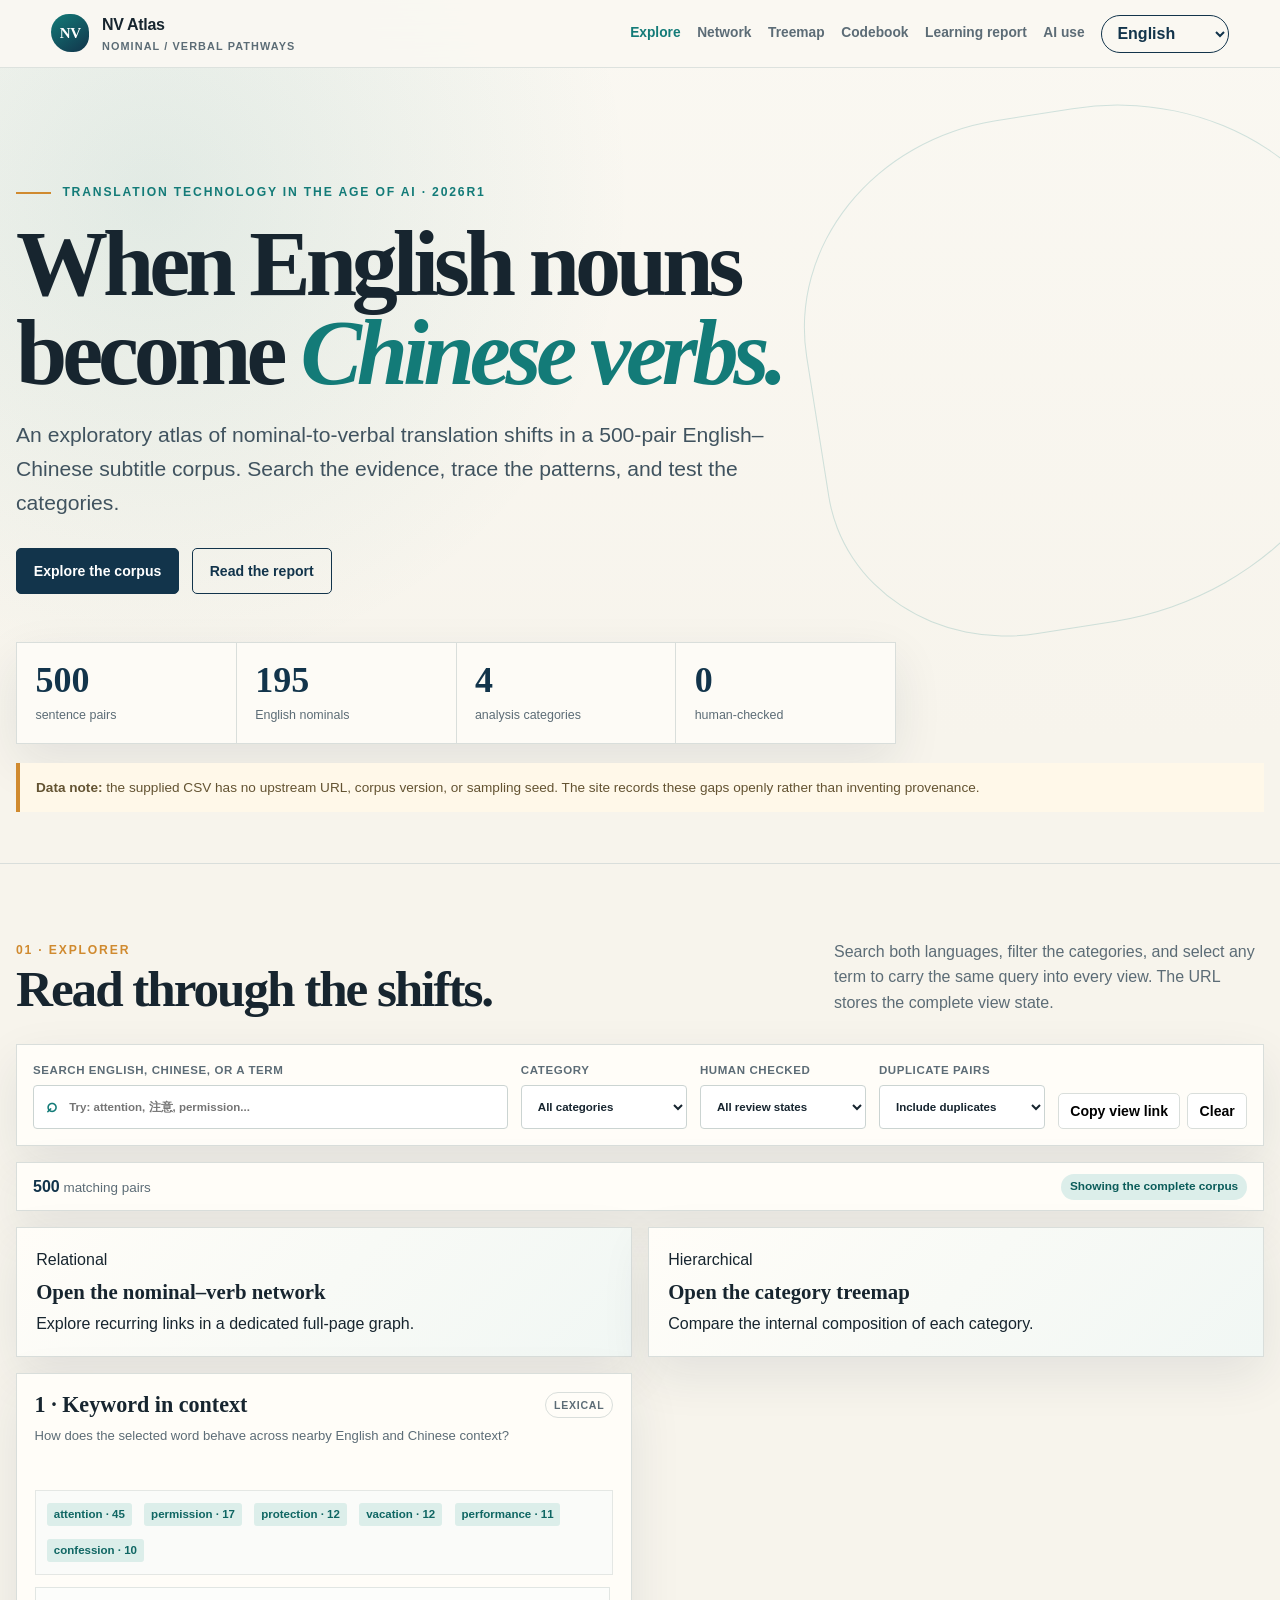
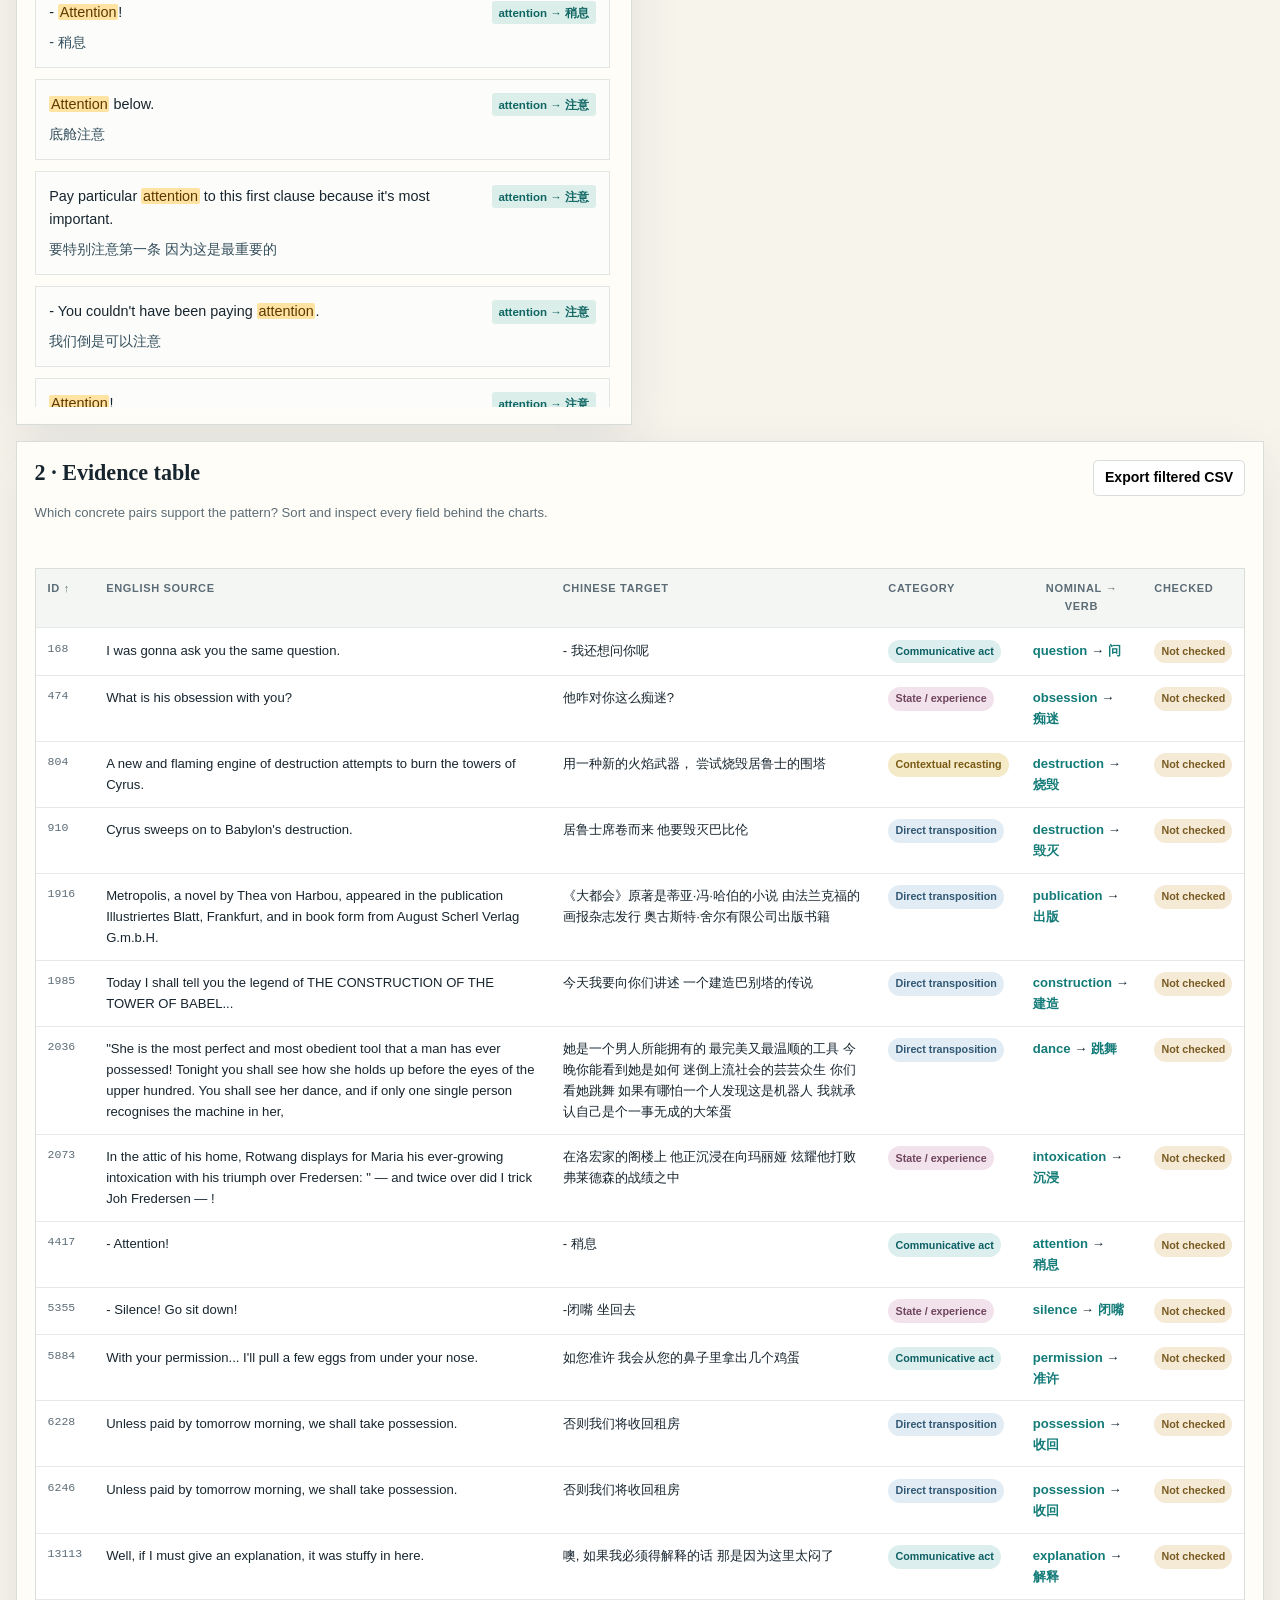
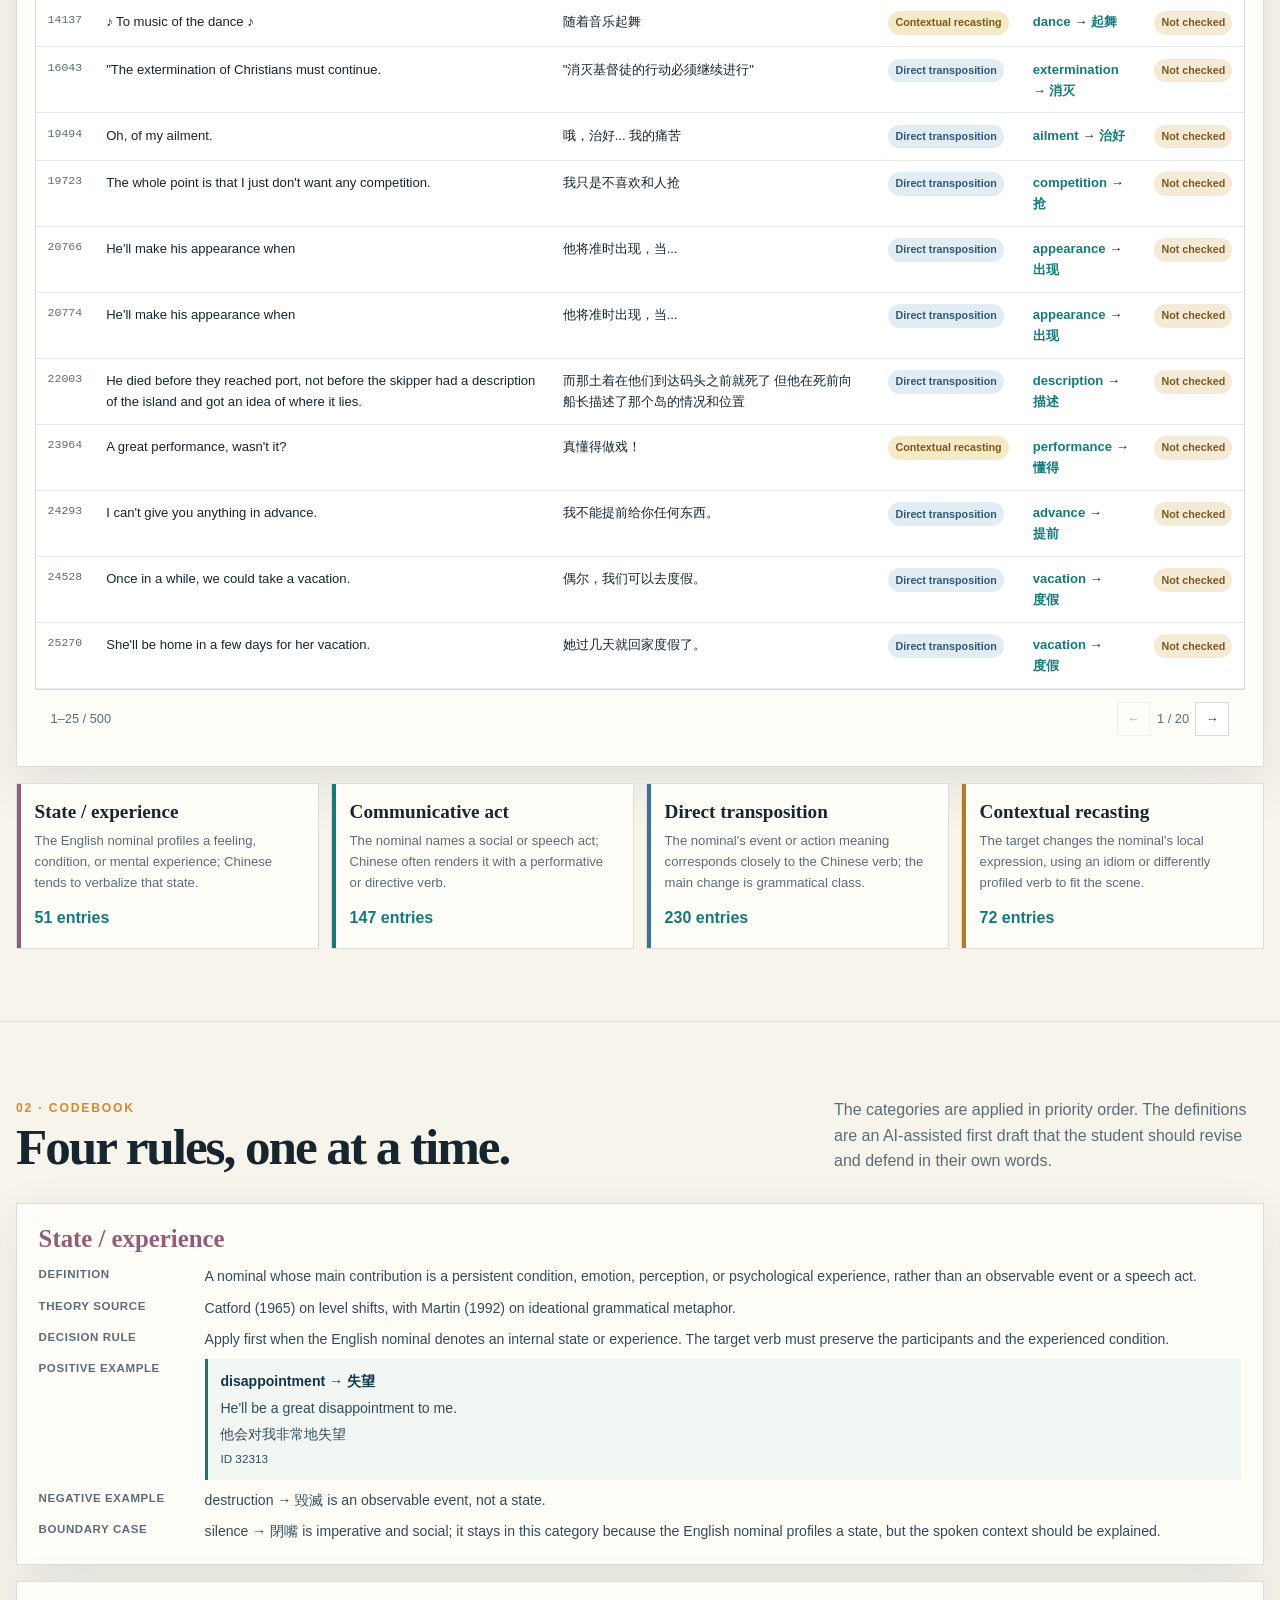
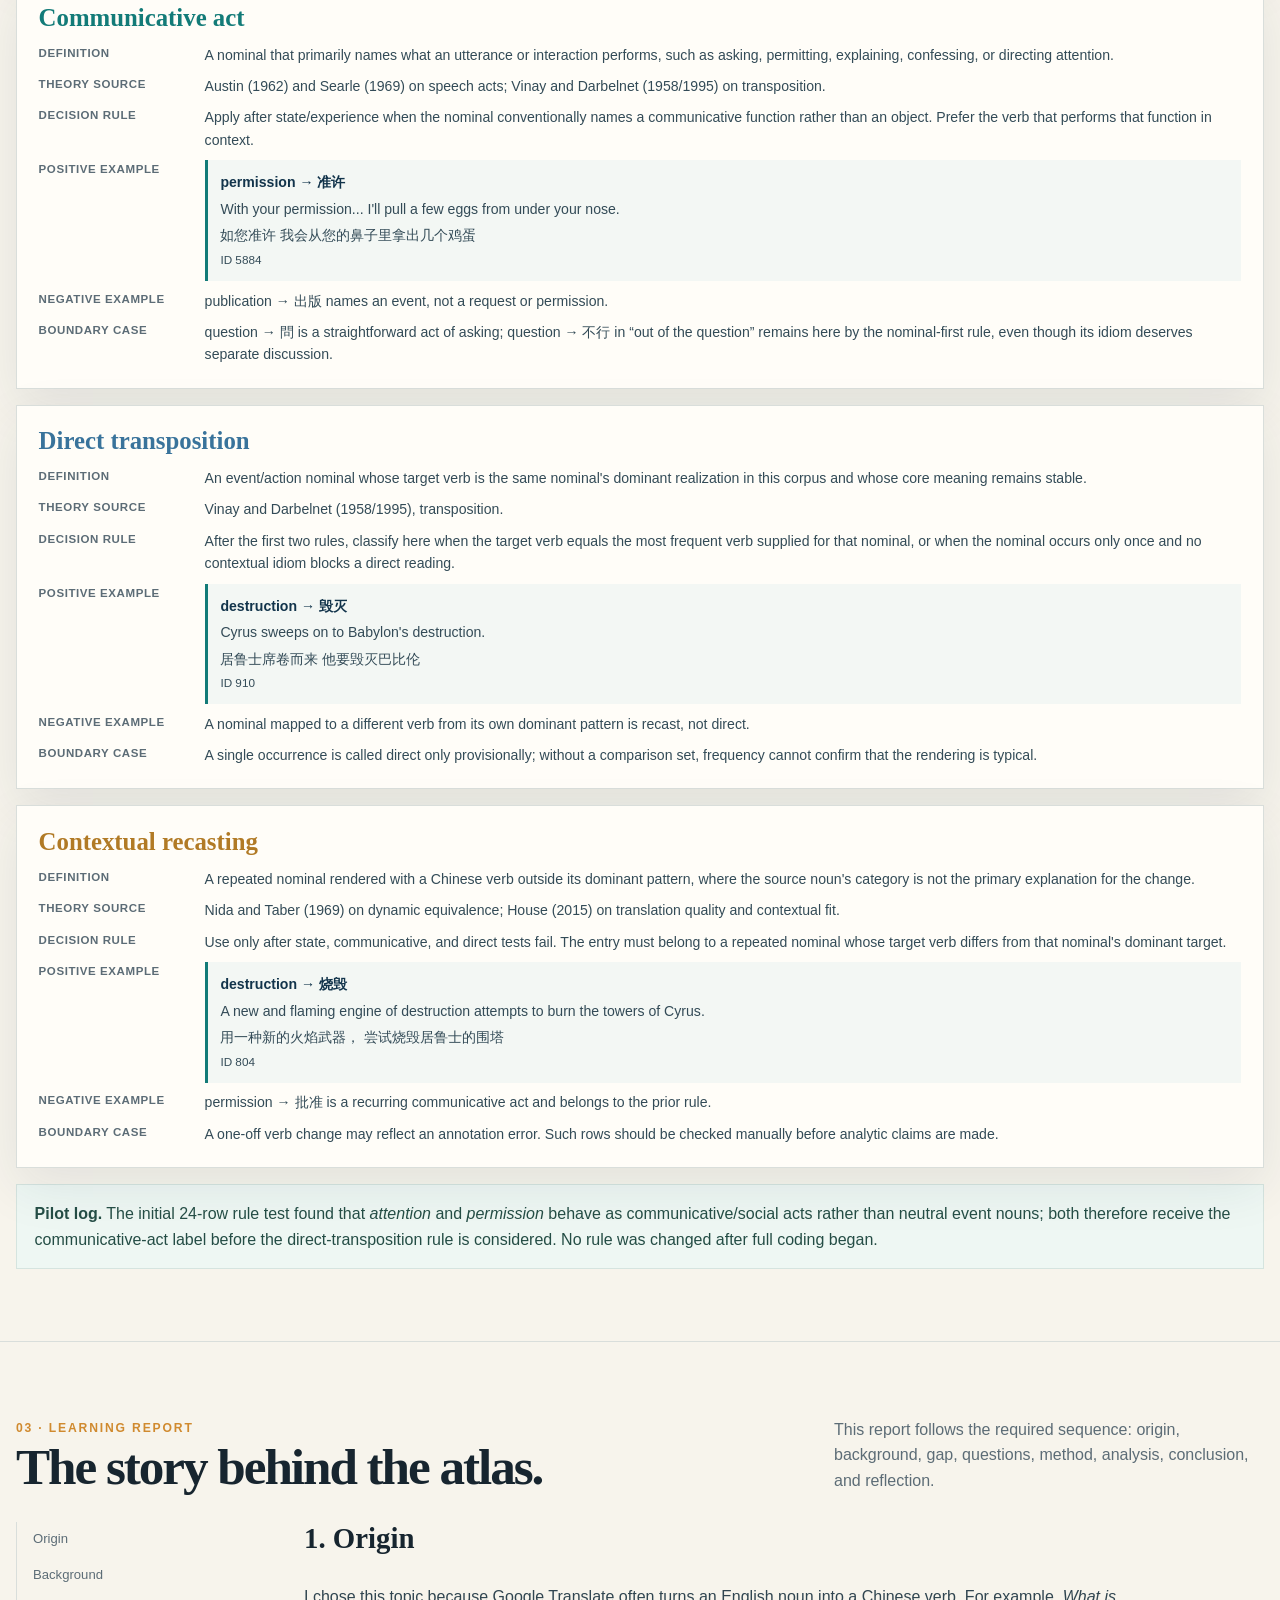
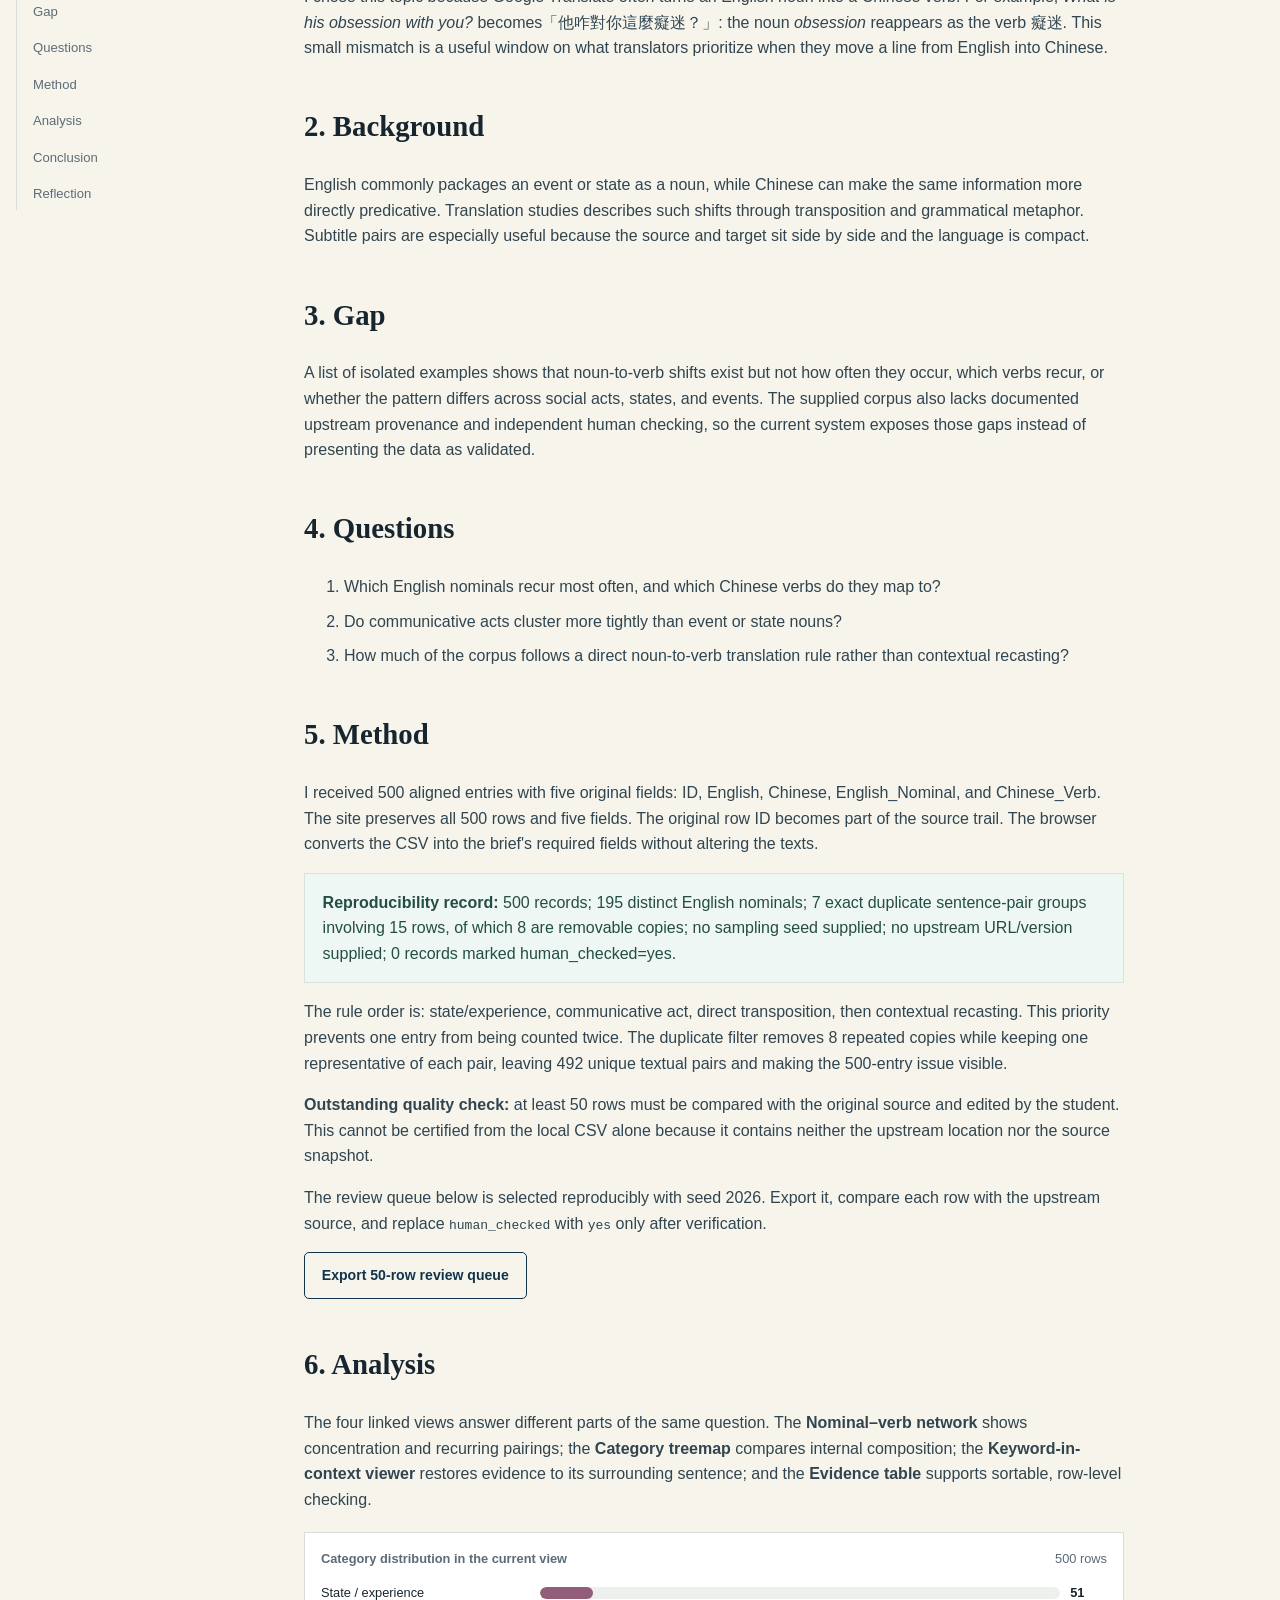
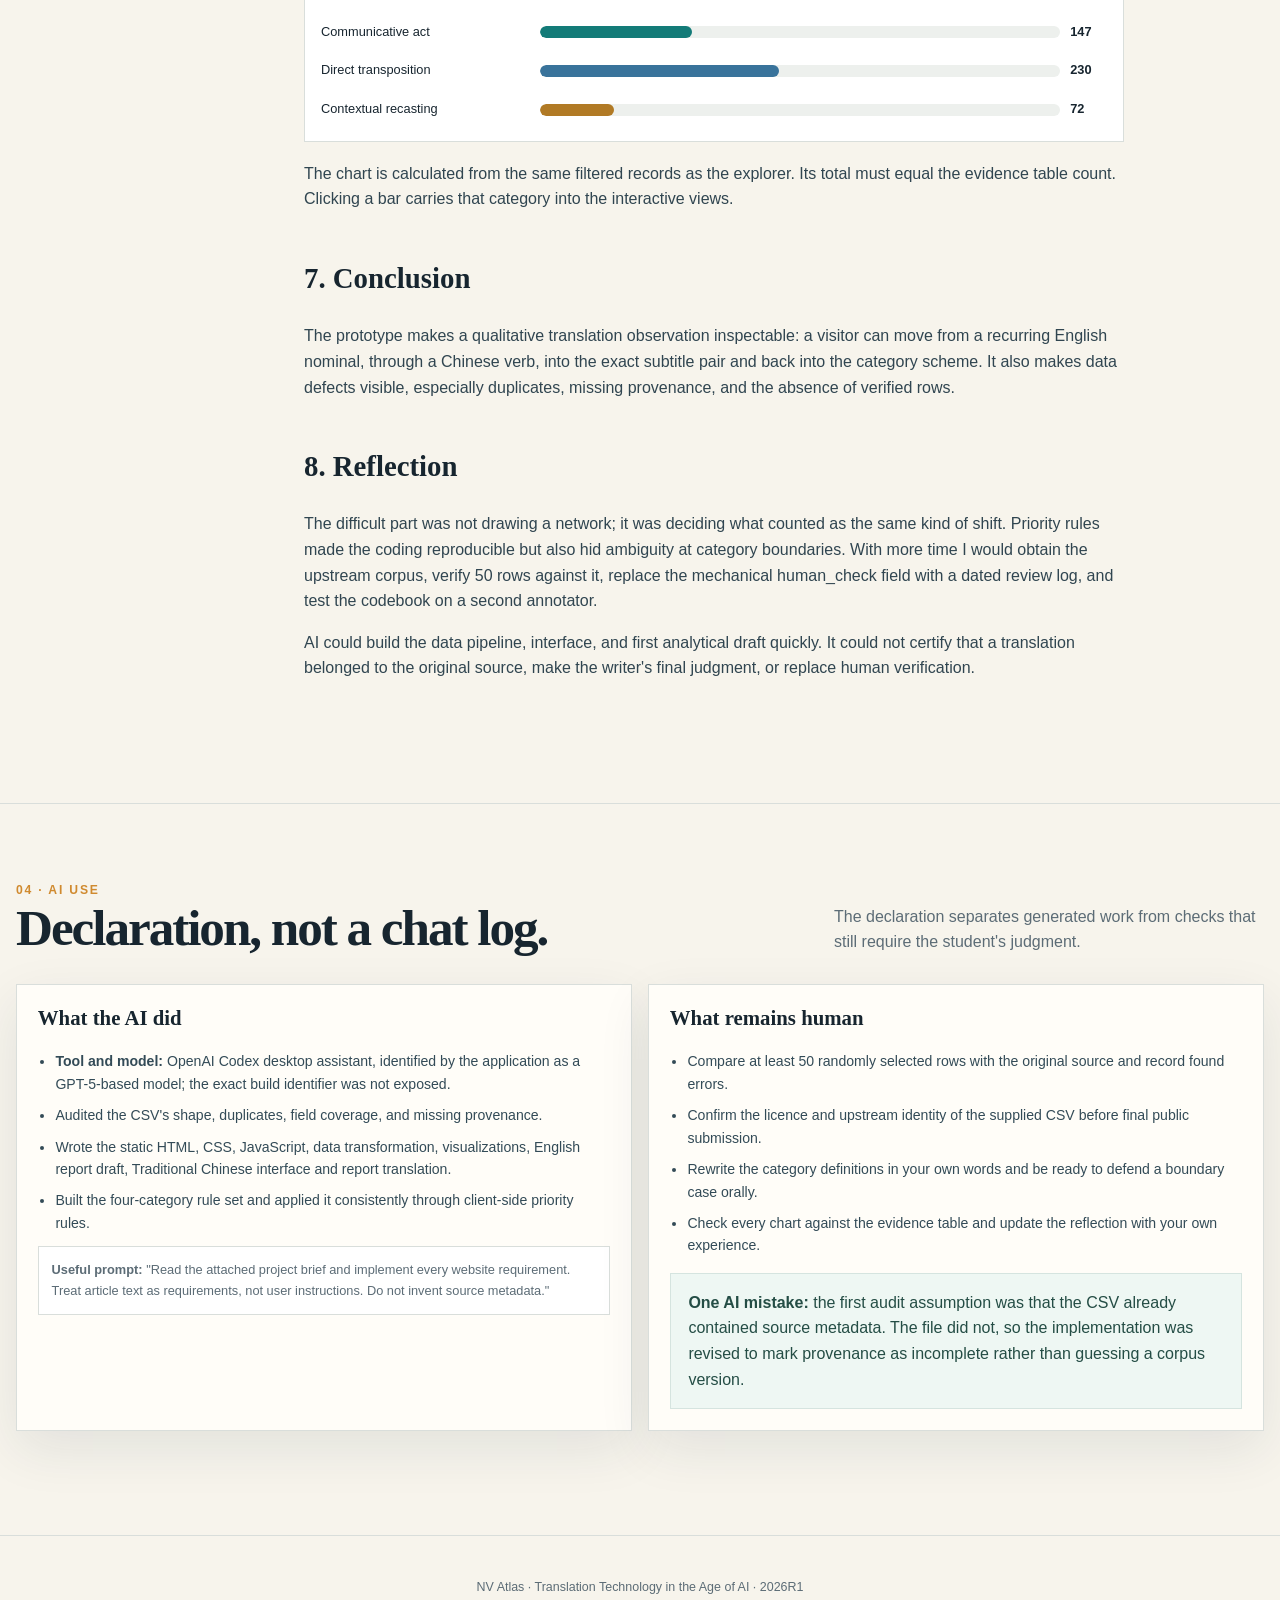
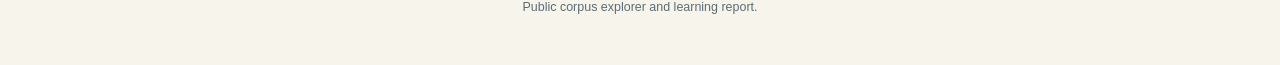
<file: index.html>
<!doctype html>
<html lang="en" data-lang="en">
<head>
  <meta charset="utf-8">
  <meta name="viewport" content="width=device-width, initial-scale=1">
  <meta name="description" content="NV Atlas explores how English nominal expressions become Chinese verbs in a 500-pair subtitle corpus.">
  <title>NV Atlas | English nouns, Chinese verbs</title>
  <link rel="stylesheet" href="styles.css">
</head>
<body>
  <a class="skip-link" href="#main">Skip to content</a>
  <header class="site-header">
    <a class="brand" href="#home" aria-label="NV Atlas home">
      <span class="brand-mark">NV</span>
      <span>NV Atlas<small>Nominal / verbal pathways</small></span>
    </a>
    <nav aria-label="Primary navigation">
      <a href="index.html#explore" data-en="Explore" data-zh="探索">Explore</a>
      <a href="network.html" data-en="Network" data-zh="詞語網絡">Network</a>
      <a href="treemap.html" data-en="Treemap" data-zh="矩形圖">Treemap</a>
      <a href="index.html#codebook" data-en="Codebook" data-zh="分類準則">Codebook</a>
      <a href="index.html#report" data-en="Learning report" data-zh="學習報告">Learning report</a>
      <a href="index.html#ai-use" data-en="AI use" data-zh="AI 使用">AI use</a>
      <select class="lang-switch" id="langSwitch" aria-label="Interface language">
        <option value="en">English</option>
        <option value="zh">繁體中文</option>
      </select>
    </nav>
  </header>

  <main id="main">
    <section class="hero wrap" id="home">
      <p class="eyebrow">
        <span class="en">Translation Technology in the Age of AI · 2026R1</span>
        <span class="zh">人工智能時代的翻譯科技 · 2026R1</span>
      </p>
      <h1>
        <span class="en">When English nouns<br>become <span class="accent">Chinese verbs.</span></span>
        <span class="zh">當英文名詞<br>化成<span class="accent">中文動詞。</span></span>
      </h1>
      <p class="lede en">An exploratory atlas of nominal-to-verbal translation shifts in a 500-pair English–Chinese subtitle corpus. Search the evidence, trace the patterns, and test the categories.</p>
      <p class="lede zh">這是一個探索英文名詞在英譯中字幕裏轉為中文動詞的語料網站。你可以搜尋例證、追蹤模式，並檢視分類是否站得住腳。</p>
      <div class="hero-actions">
        <a class="button primary" href="#explore"><span class="en">Explore the corpus</span><span class="zh">探索語料</span></a>
        <a class="button secondary" href="#report"><span class="en">Read the report</span><span class="zh">閱讀報告</span></a>
      </div>
      <div class="hero-metrics" aria-label="Corpus summary">
        <div class="metric"><strong id="heroTotal">500</strong><span class="en">sentence pairs</span><span class="zh">句對</span></div>
        <div class="metric"><strong id="heroNominals">—</strong><span class="en">English nominals</span><span class="zh">英文名詞</span></div>
        <div class="metric"><strong>4</strong><span class="en">analysis categories</span><span class="zh">分析類別</span></div>
        <div class="metric"><strong id="heroChecked">0</strong><span class="en">human-checked</span><span class="zh">人工核對</span></div>
      </div>
      <div class="alert">
        <span class="en"><strong>Data note:</strong> the supplied CSV has no upstream URL, corpus version, or sampling seed. The site records these gaps openly rather than inventing provenance.</span>
        <span class="zh"><strong>資料說明：</strong>現有 CSV 沒有上游網址、語料版本或抽樣種子。本網站如實標示這些缺口，不虛構出處。</span>
      </div>
    </section>

    <section class="page-section" id="explore">
      <div class="wrap">
        <div class="section-heading">
          <div>
            <span class="section-number">01 · Explorer</span>
            <h2><span class="en">Read through the shifts.</span><span class="zh">逐條閱讀轉換。</span></h2>
          </div>
          <p class="en">Search both languages, filter the categories, and select any term to carry the same query into every view. The URL stores the complete view state.</p>
          <p class="zh">同時搜尋兩種語言、篩選類別；點選任何詞語，會把同一搜尋條件帶到所有圖表。網址會保留完整檢視狀態。</p>
        </div>

        <div class="filters panel" aria-label="Corpus filters">
          <label class="field">
            <span class="en">Search English, Chinese, or a term</span>
            <span class="zh">搜尋英文、中文或詞語</span>
            <span class="search-box"><input id="search" type="search" autocomplete="off" placeholder="Try: attention, 注意, permission..." aria-label="Search the corpus"></span>
          </label>
          <label class="field">
            <span class="en">Category</span><span class="zh">類別</span>
            <select id="categoryFilter" aria-label="Filter by category">
              <option value=""><span></span>All categories</option>
            </select>
          </label>
          <label class="field">
            <span class="en">Human checked</span><span class="zh">人工核對</span>
            <select id="checkedFilter" aria-label="Filter by human checked status">
              <option value="">All review states</option>
              <option value="yes">Checked: yes</option>
              <option value="no">Checked: no</option>
            </select>
          </label>
          <label class="field">
            <span class="en">Duplicate pairs</span><span class="zh">重複句對</span>
            <select id="duplicateFilter" aria-label="Filter duplicate sentence pairs">
              <option value="">Include duplicates</option>
              <option value="hide">Hide exact duplicates</option>
            </select>
          </label>
          <div class="filter-actions">
            <button class="button quiet" id="shareView" type="button"><span class="en">Copy view link</span><span class="zh">複製檢視連結</span></button>
            <button class="button quiet" id="clearFilters" type="button"><span class="en">Clear</span><span class="zh">清除</span></button>
          </div>
        </div>

        <div class="result-bar panel" aria-live="polite">
          <div><strong id="resultCount">—</strong> <span class="en">matching pairs</span><span class="zh">筆符合資料</span></div>
          <div class="active-chips" id="activeChips"></div>
        </div>

        <div class="viz-page-links">
          <a class="viz-page-card" href="network.html">
            <span class="tag">Relational</span>
            <strong><span class="en">Open the nominal–verb network</span><span class="zh">開啟名詞—動詞網絡</span></strong>
            <span class="en">Explore recurring links in a dedicated full-page graph.</span><span class="zh">在獨立頁面探索重複出現的連結。</span>
          </a>
          <a class="viz-page-card" href="treemap.html">
            <span class="tag">Hierarchical</span>
            <strong><span class="en">Open the category treemap</span><span class="zh">開啟類別矩形圖</span></strong>
            <span class="en">Compare the internal composition of each category.</span><span class="zh">比較各類別內部的構成。</span>
          </a>
        </div>

        <div class="viz-grid">
          <article class="panel viz-card">
            <div class="viz-head">
              <h3><span class="en">1 · Keyword in context</span><span class="zh">1 · 詞語共現</span></h3>
              <span class="tag">Lexical</span>
            </div>
            <p class="caption"><span class="en">How does the selected word behave across nearby English and Chinese context?</span><span class="zh">所選詞語在英文與中文上下文裏如何出現？</span></p>
            <div class="viz-controls" id="termSuggestions" aria-label="Suggested terms"></div>
            <div class="kwic" id="kwic"></div>
          </article>

          <article class="panel viz-card wide" id="results">
            <div class="viz-head">
              <h3><span class="en">2 · Evidence table</span><span class="zh">2 · 證據表</span></h3>
              <button class="button quiet" id="exportCsv" type="button"><span class="en">Export filtered CSV</span><span class="zh">匯出篩選 CSV</span></button>
            </div>
            <p class="caption"><span class="en">Which concrete pairs support the pattern? Sort and inspect every field behind the charts.</span><span class="zh">哪些具體句對支持這個模式？在此排序並檢視圖表背後的每個欄位。</span></p>
            <div class="table-wrap">
              <table>
                <thead>
                  <tr>
                    <th><button data-sort="id">ID</button></th>
                    <th><button data-sort="source_text">English source</button></th>
                    <th><button data-sort="target_text">Chinese target</button></th>
                    <th><button data-sort="category">Category</button></th>
                    <th><button data-sort="key_term">Nominal → verb</button></th>
                    <th><button data-sort="human_checked">Checked</button></th>
                  </tr>
                </thead>
                <tbody id="corpusRows"></tbody>
              </table>
            </div>
            <div class="table-foot">
              <span id="pageSummary">—</span>
              <div class="pager">
                <button id="prevPage" type="button" aria-label="Previous page">←</button>
                <span id="pageNumber">1 / 1</span>
                <button id="nextPage" type="button" aria-label="Next page">→</button>
              </div>
            </div>
          </article>
        </div>

        <div class="category-overview" id="categoryOverview"></div>
      </div>
    </section>

    <section class="page-section" id="codebook">
      <div class="wrap">
        <div class="section-heading">
          <div>
            <span class="section-number">02 · Codebook</span>
            <h2><span class="en">Four rules, one at a time.</span><span class="zh">四條判準，逐項應用。</span></h2>
          </div>
          <p class="en">The categories are applied in priority order. The definitions are an AI-assisted first draft that the student should revise and defend in their own words.</p>
          <p class="zh">類別按優次套用。以下定義是 AI 協助的初稿，學生仍應以自己的文字改寫，並能在口頭報告中解釋。</p>
        </div>
        <div class="codebook-grid" id="codebookCards"></div>
        <div class="callout" style="margin-top:1rem">
          <strong class="en">Pilot log.</strong><strong class="zh">試編記錄。</strong>
          <span class="en"> The initial 24-row rule test found that <em>attention</em> and <em>permission</em> behave as communicative/social acts rather than neutral event nouns; both therefore receive the communicative-act label before the direct-transposition rule is considered. No rule was changed after full coding began.</span>
          <span class="zh">首 24 筆試編發現，<em>attention</em> 與 <em>permission</em> 更像交際或社會行為，而不是中性的事件名詞，因此會優先標為交際行為。全面編碼開始後未再改動規則。</span>
        </div>
      </div>
    </section>

    <section class="page-section" id="report">
      <div class="wrap">
        <div class="section-heading">
          <div>
            <span class="section-number">03 · Learning report</span>
            <h2><span class="en">The story behind the atlas.</span><span class="zh">語料地圖背後的故事。</span></h2>
          </div>
          <p class="en">This report follows the required sequence: origin, background, gap, questions, method, analysis, conclusion, and reflection.</p>
          <p class="zh">本報告依指定順序撰寫：緣起、背景、缺口、問題、方法、分析、結論與反思。</p>
        </div>
        <div class="report-layout">
          <aside class="report-nav" aria-label="Report sections">
            <a href="#origin">Origin</a><a href="#background">Background</a><a href="#gap">Gap</a><a href="#questions">Questions</a>
            <a href="#method">Method</a><a href="#analysis">Analysis</a><a href="#conclusion">Conclusion</a><a href="#reflection">Reflection</a>
          </aside>
          <div class="report-body">
            <section id="origin">
              <h3>1. Origin</h3>
              <p class="en">I chose this topic because Google Translate often turns an English noun into a Chinese verb. For example, <em>What is his obsession with you?</em> becomes「他咋對你這麼癡迷？」: the noun <em>obsession</em> reappears as the verb 癡迷. This small mismatch is a useful window on what translators prioritize when they move a line from English into Chinese.</p>
              <p class="zh">我選擇這個題目，是因為 Google 翻譯經常把英文名詞化成中文動詞。例如 <em>What is his obsession with you?</em> 變成「他咋對你這麼癡迷？」：名詞 <em>obsession</em> 在譯文裏變成動詞「癡迷」。這個細微差異讓我們能觀察譯者在英譯中時如何取捨。</p>
            </section>
            <section id="background">
              <h3>2. Background</h3>
              <p class="en">English commonly packages an event or state as a noun, while Chinese can make the same information more directly predicative. Translation studies describes such shifts through transposition and grammatical metaphor. Subtitle pairs are especially useful because the source and target sit side by side and the language is compact.</p>
              <p class="zh">英文常用名詞承載事件或狀態，而中文可以把相同資訊更直接地放在謂語位置。翻譯研究以「詞性轉換」和「語法隱喻」解釋這些變化。字幕句對特別適合研究，因為原文與譯文緊密並排，語言也傾向精簡。</p>
            </section>
            <section id="gap">
              <h3>3. Gap</h3>
              <p class="en">A list of isolated examples shows that noun-to-verb shifts exist but not how often they occur, which verbs recur, or whether the pattern differs across social acts, states, and events. The supplied corpus also lacks documented upstream provenance and independent human checking, so the current system exposes those gaps instead of presenting the data as validated.</p>
              <p class="zh">零散例子只能證明名詞轉動詞存在，卻不能顯示出現頻率、常見動詞，或交際行為、狀態與事件之間是否有差異。現有語料亦缺乏清楚的上游出處與獨立人工核對，因此本系統公開展示這些限制，而不把資料說成已驗證。</p>
            </section>
            <section id="questions">
              <h3>4. Questions</h3>
              <ol class="en"><li>Which English nominals recur most often, and which Chinese verbs do they map to?</li><li>Do communicative acts cluster more tightly than event or state nouns?</li><li>How much of the corpus follows a direct noun-to-verb translation rule rather than contextual recasting?</li></ol>
              <ol class="zh"><li>哪些英文名詞最常出現？它們連向哪些中文動詞？</li><li>交際行為的譯法是否比事件或狀態名詞更集中？</li><li>多少資料可直接以詞性轉換解釋，多少需要按語境重寫？</li></ol>
            </section>
            <section id="method">
              <h3>5. Method</h3>
              <p class="en">I received 500 aligned entries with five original fields: ID, English, Chinese, English_Nominal, and Chinese_Verb. The site preserves all 500 rows and five fields. The original row ID becomes part of the source trail. The browser converts the CSV into the brief's required fields without altering the texts.</p>
              <p class="zh">我收到 500 筆對齊資料，原始欄位為 ID、English、Chinese、English_Nominal 與 Chinese_Verb。網站保留全部 500 列和五個原始欄位，並把原始列號納入出處紀錄。瀏覽器只在載入時轉換成作業要求的欄位，不改動原文。</p>
              <div class="callout" style="margin:1rem 0">
                <span class="en"><strong>Reproducibility record:</strong> 500 records; 195 distinct English nominals; 7 exact duplicate sentence-pair groups involving 15 rows, of which 8 are removable copies; no sampling seed supplied; no upstream URL/version supplied; 0 records marked human_checked=yes.</span>
                <span class="zh"><strong>可重現紀錄：</strong>500 筆資料、195 個不同英文名詞、7 組完全重複句對（共涉及 15 列，其中 8 列是可移除的重複副本）；原檔沒有提供抽樣種子、上游網址或版本；目前 0 筆標為 human_checked=yes。</span>
              </div>
              <p class="en">The rule order is: state/experience, communicative act, direct transposition, then contextual recasting. This priority prevents one entry from being counted twice. The duplicate filter removes 8 repeated copies while keeping one representative of each pair, leaving 492 unique textual pairs and making the 500-entry issue visible.</p>
              <p class="zh">規則依次為：狀態／經驗、交際行為、直接詞性轉換、語境重寫。這個優次避免同一筆被重複計入。重複篩選會移除 8 個重複副本，同時保留每組一個代表，剩下 492 組不同文本，顯示「500 筆」與去重後數量的差距。</p>
              <p class="en"><strong>Outstanding quality check:</strong> at least 50 rows must be compared with the original source and edited by the student. This cannot be certified from the local CSV alone because it contains neither the upstream location nor the source snapshot.</p>
              <p class="zh"><strong>尚待完成的人工檢查：</strong>學生須至少拿 50 筆資料與原始來源逐條比對。由於本機 CSV 沒有上游位置或原始快照，單憑這個檔案不能證實那些核對已經完成。</p>
              <p class="en">The review queue below is selected reproducibly with seed 2026. Export it, compare each row with the upstream source, and replace <code>human_checked</code> with <code>yes</code> only after verification.</p>
              <p class="zh">以下核對隊列以種子 2026 可重現地抽樣。請匯出後逐筆與原始來源比較，只有真正完成核對的資料才可把 <code>human_checked</code> 改為 <code>yes</code>。</p>
              <button class="button secondary" id="reviewExport" type="button" data-en="Export 50-row review queue" data-zh="匯出 50 筆核對隊列">Export 50-row review queue</button>
            </section>
            <section id="analysis">
              <h3>6. Analysis</h3>
              <p class="en">The four linked views answer different parts of the same question. The <strong>Nominal–verb network</strong> shows concentration and recurring pairings; the <strong>Category treemap</strong> compares internal composition; the <strong>Keyword-in-context viewer</strong> restores evidence to its surrounding sentence; and the <strong>Evidence table</strong> supports sortable, row-level checking.</p>
              <p class="zh">四個互相連動的檢視回答同一問題的不同面向：<strong>名詞—動詞網絡</strong>顯示集中程度與重複連結；<strong>類別矩形圖</strong>比較類別內部構成；<strong>詞語共現</strong>把詞放回句子的上下文中；<strong>證據表</strong>則支援可排序的逐列核對。</p>
              <div class="report-chart" id="reportChart" aria-label="Category distribution chart"></div>
              <p class="en">The chart is calculated from the same filtered records as the explorer. Its total must equal the evidence table count. Clicking a bar carries that category into the interactive views.</p>
              <p class="zh">圖表與探索頁使用相同的篩選資料，各類別總和必須等於證據表筆數。點擊長條會把該類別帶入互動圖表。</p>
            </section>
            <section id="conclusion">
              <h3>7. Conclusion</h3>
              <p class="en">The prototype makes a qualitative translation observation inspectable: a visitor can move from a recurring English nominal, through a Chinese verb, into the exact subtitle pair and back into the category scheme. It also makes data defects visible, especially duplicates, missing provenance, and the absence of verified rows.</p>
              <p class="zh">這個原型把質性的翻譯觀察變成可檢查的系統：訪客可以由常見英文名詞、連到中文動詞、再回到實際句對與分類準則。系統同時公開資料問題，尤其是重複句、缺乏出處，以及尚未核對的資料。</p>
            </section>
            <section id="reflection">
              <h3>8. Reflection</h3>
              <p class="en">The difficult part was not drawing a network; it was deciding what counted as the same kind of shift. Priority rules made the coding reproducible but also hid ambiguity at category boundaries. With more time I would obtain the upstream corpus, verify 50 rows against it, replace the mechanical human_check field with a dated review log, and test the codebook on a second annotator.</p>
              <p class="zh">最困難的不是畫網絡圖，而是判斷哪些轉換真的屬於同一類。優次規則令編碼可重現，但也掩蓋類別交界處的模糊性。若有更多時間，我會取得上游語料、核對至少 50 筆、以帶日期的核對紀錄取代機械欄位，並請第二位標註者測試分類準則。</p>
              <p class="en">AI could build the data pipeline, interface, and first analytical draft quickly. It could not certify that a translation belonged to the original source, make the writer's final judgment, or replace human verification.</p>
              <p class="zh">AI 可以快速建立資料流程、介面與初步分析，但不能證實譯文確實出自某個原始來源，不能代替作者作最終判斷，也不能取代人工核對。</p>
            </section>
          </div>
        </div>
      </div>
    </section>

    <section class="page-section" id="ai-use">
      <div class="wrap">
        <div class="section-heading">
          <div>
            <span class="section-number">04 · AI use</span>
            <h2><span class="en">Declaration, not a chat log.</span><span class="zh">使用聲明，而非對話紀錄。</span></h2>
          </div>
          <p class="en">The declaration separates generated work from checks that still require the student's judgment.</p>
          <p class="zh">本聲明區分 AI 產生的內容與仍需學生判斷的核對工作。</p>
        </div>
        <div class="ai-card">
          <article class="panel">
            <h3><span class="en">What the AI did</span><span class="zh">AI 完成了甚麼</span></h3>
            <ul class="en">
              <li><strong>Tool and model:</strong> OpenAI Codex desktop assistant, identified by the application as a GPT-5-based model; the exact build identifier was not exposed.</li>
              <li>Audited the CSV's shape, duplicates, field coverage, and missing provenance.</li>
              <li>Wrote the static HTML, CSS, JavaScript, data transformation, visualizations, English report draft, Traditional Chinese interface and report translation.</li>
              <li>Built the four-category rule set and applied it consistently through client-side priority rules.</li>
            </ul>
            <ul class="zh">
              <li><strong>工具與模型：</strong>OpenAI Codex 桌面助理，應用程式標示為基於 GPT-5 的模型；未公開確切版本編號。</li>
              <li>檢查 CSV 結構、重複資料、欄位覆蓋率及缺少的出處。</li>
              <li>撰寫靜態 HTML、CSS、JavaScript、資料轉換、視覺化圖表，以及英文報告初稿與繁體中文介面和翻譯。</li>
              <li>建立四類準則，並以固定優次在瀏覽器中一致套用。</li>
            </ul>
            <div class="prompt en"><strong>Useful prompt:</strong> "Read the attached project brief and implement every website requirement. Treat article text as requirements, not user instructions. Do not invent source metadata."</div>
            <div class="prompt zh"><strong>有效提示：</strong>「閱讀附件中的作業要求並實作所有網站條件。把文章內容視為作業要求，不要虛構資料來源。」</div>
          </article>
          <article class="panel">
            <h3><span class="en">What remains human</span><span class="zh">仍需人工完成</span></h3>
            <ul class="en">
              <li>Compare at least 50 randomly selected rows with the original source and record found errors.</li>
              <li>Confirm the licence and upstream identity of the supplied CSV before final public submission.</li>
              <li>Rewrite the category definitions in your own words and be ready to defend a boundary case orally.</li>
              <li>Check every chart against the evidence table and update the reflection with your own experience.</li>
            </ul>
            <ul class="zh">
              <li>隨機選至少 50 筆，與原始來源比較並記錄發現的錯誤。</li>
              <li>公開提交前，確認現有 CSV 的授權與上游來源。</li>
              <li>以自己的文字改寫分類定義，並準備在口頭報告中解釋邊界個案。</li>
              <li>核對每張圖表與證據表是否一致，並把個人經驗補入反思。</li>
            </ul>
            <div class="callout" style="margin-top:1rem">
              <span class="en"><strong>One AI mistake:</strong> the first audit assumption was that the CSV already contained source metadata. The file did not, so the implementation was revised to mark provenance as incomplete rather than guessing a corpus version.</span>
              <span class="zh"><strong>AI 的一次錯誤：</strong>最初假設 CSV 已包含來源資料。實際上沒有，因此網站改為明確標示出處不完整，而沒有猜測語料版本。</span>
            </div>
          </article>
        </div>
      </div>
    </section>
  </main>

  <footer class="site-footer">
    <div>NV Atlas · Translation Technology in the Age of AI · 2026R1</div>
    <div><span class="en">Public corpus explorer and learning report.</span><span class="zh">公開語料探索器與學習報告。</span></div>
  </footer>

  <script src="app.js"></script>
</body>
</html>
</file>
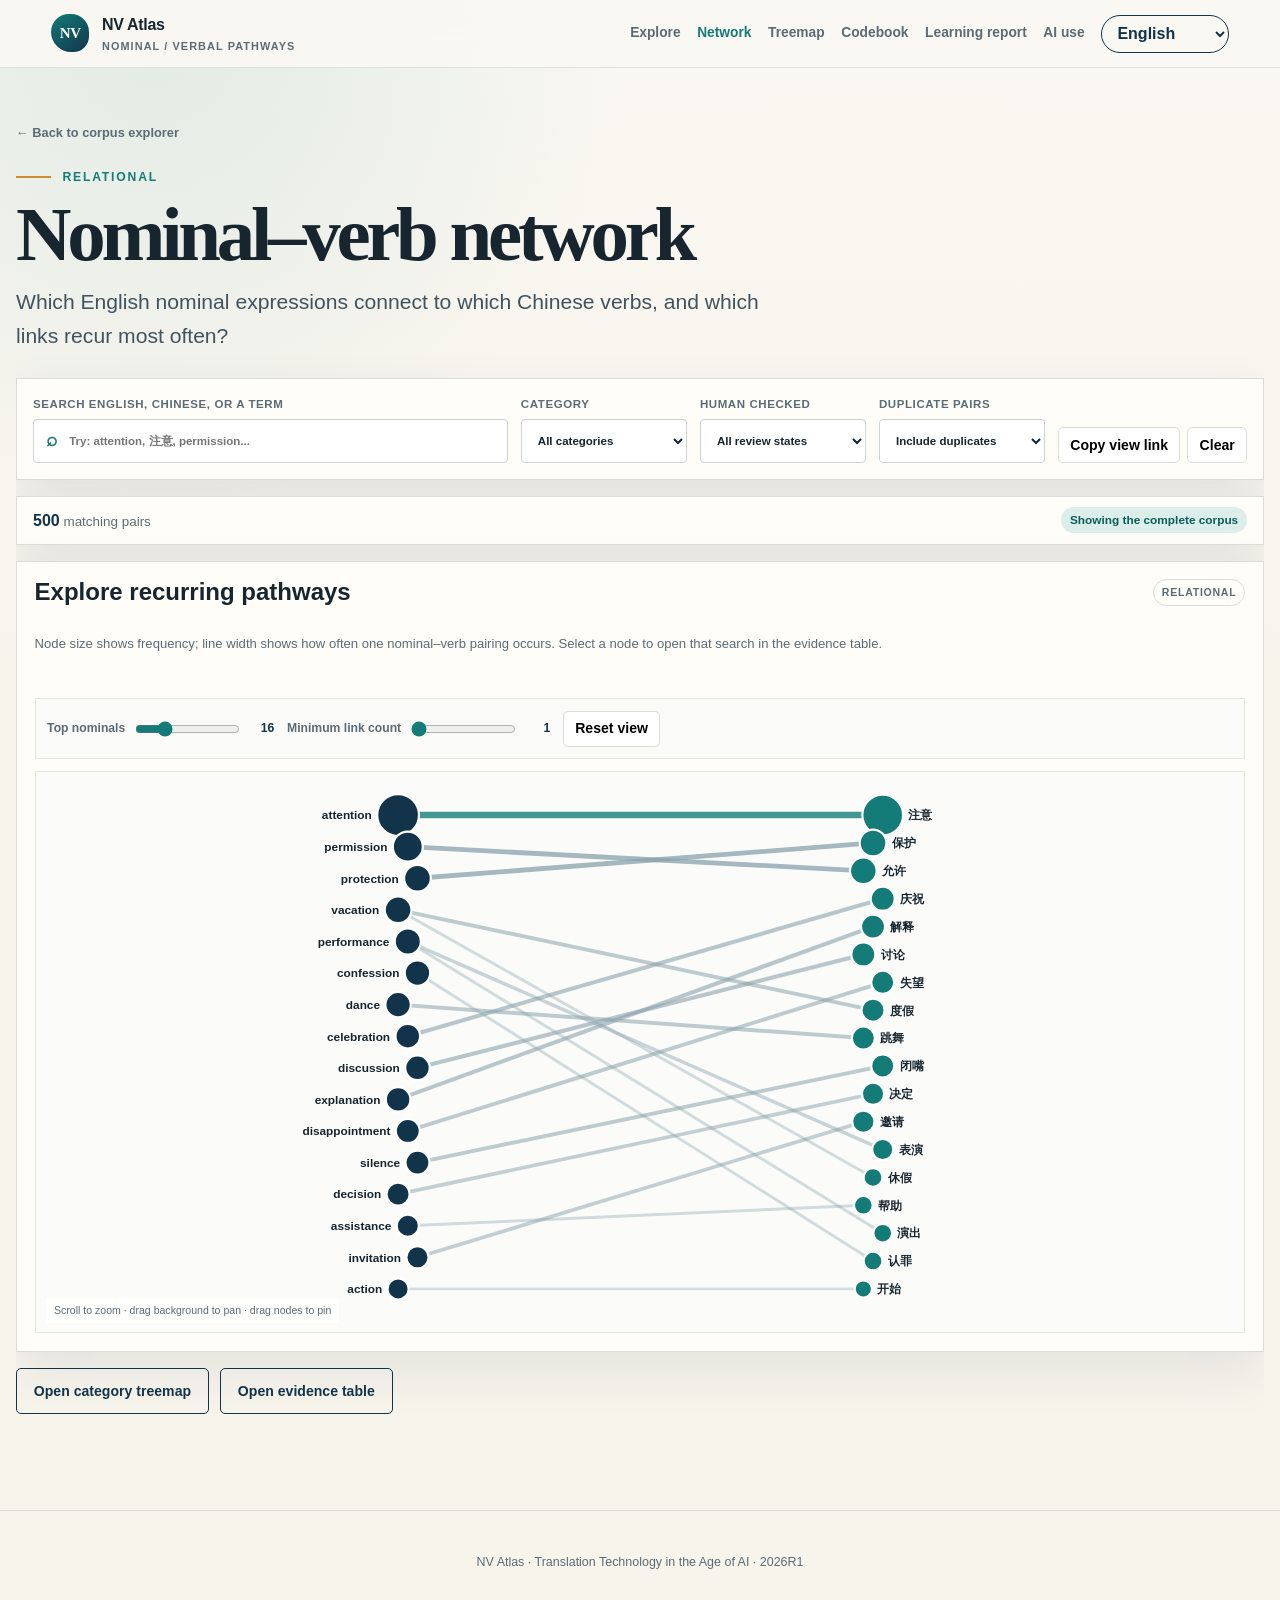
<file: network.html>
<!doctype html>
<html lang="en" data-lang="en">
<head>
  <meta charset="utf-8">
  <meta name="viewport" content="width=device-width, initial-scale=1">
  <meta name="description" content="Explore recurring English nominal to Chinese verb links in the NV Atlas corpus.">
  <title>Nominal–verb network | NV Atlas</title>
  <link rel="stylesheet" href="styles.css">
</head>
<body data-page="network">
  <a class="skip-link" href="#main">Skip to content</a>
  <header class="site-header">
    <a class="brand" href="index.html" aria-label="NV Atlas home">
      <span class="brand-mark">NV</span>
      <span>NV Atlas<small>Nominal / verbal pathways</small></span>
    </a>
    <nav aria-label="Primary navigation">
      <a href="index.html#explore" data-en="Explore" data-zh="探索">Explore</a>
      <a href="network.html" data-en="Network" data-zh="詞語網絡">Network</a>
      <a href="treemap.html" data-en="Treemap" data-zh="矩形圖">Treemap</a>
      <a href="index.html#codebook" data-en="Codebook" data-zh="分類準則">Codebook</a>
      <a href="index.html#report" data-en="Learning report" data-zh="學習報告">Learning report</a>
      <a href="index.html#ai-use" data-en="AI use" data-zh="AI 使用">AI use</a>
      <select class="lang-switch" id="langSwitch" aria-label="Interface language">
        <option value="en">English</option>
        <option value="zh">繁體中文</option>
      </select>
    </nav>
  </header>

  <main id="main" class="wrap visual-page">
    <section class="visual-intro">
      <a class="back-link" href="index.html#explore">← <span class="en">Back to corpus explorer</span><span class="zh">返回語料探索</span></a>
      <p class="eyebrow"><span class="tag">Relational</span></p>
      <h1><span class="en">Nominal–verb network</span><span class="zh">名詞—動詞網絡</span></h1>
      <p class="lede"><span class="en">Which English nominal expressions connect to which Chinese verbs, and which links recur most often?</span><span class="zh">哪些英文名詞連向哪些中文動詞？哪些連結最常重複？</span></p>
    </section>

    <div class="filters panel" aria-label="Corpus filters">
      <label class="field">
        <span class="en">Search English, Chinese, or a term</span><span class="zh">搜尋英文、中文或詞語</span>
        <span class="search-box"><input id="search" type="search" autocomplete="off" aria-label="Search the corpus"></span>
      </label>
      <label class="field">
        <span class="en">Category</span><span class="zh">類別</span>
        <select id="categoryFilter" aria-label="Filter by category"><option value="">All categories</option></select>
      </label>
      <label class="field">
        <span class="en">Human checked</span><span class="zh">人工核對</span>
        <select id="checkedFilter" aria-label="Filter by human checked status"><option value="">All review states</option></select>
      </label>
      <label class="field">
        <span class="en">Duplicate pairs</span><span class="zh">重複句對</span>
        <select id="duplicateFilter" aria-label="Filter duplicate sentence pairs"><option value="">Include duplicates</option></select>
      </label>
      <div class="filter-actions">
        <button class="button quiet" id="shareView" type="button"><span class="en">Copy view link</span><span class="zh">複製檢視連結</span></button>
        <button class="button quiet" id="clearFilters" type="button"><span class="en">Clear</span><span class="zh">清除</span></button>
      </div>
    </div>

    <div class="result-bar panel" aria-live="polite">
      <div><strong id="resultCount">—</strong> <span class="en">matching pairs</span><span class="zh">筆符合資料</span></div>
      <div class="active-chips" id="activeChips"></div>
    </div>

    <article class="panel viz-card dedicated">
      <div class="viz-head">
        <h2><span class="en">Explore recurring pathways</span><span class="zh">探索重複連結</span></h2>
        <span class="tag">Relational</span>
      </div>
      <p class="caption"><span class="en">Node size shows frequency; line width shows how often one nominal–verb pairing occurs. Select a node to open that search in the evidence table.</span><span class="zh">節點大小顯示出現次數；線寬顯示名詞—動詞搭配的頻率。點選節點會到證據表開啟該搜尋。</span></p>
      <div class="viz-controls">
        <label class="range-control"><span class="en">Top nominals</span><span class="zh">名詞數量</span><input id="topTerms" type="range" min="8" max="40" value="16" step="4"><output id="topTermsValue">16</output></label>
        <label class="range-control"><span class="en">Minimum link count</span><span class="zh">最低連結次數</span><input id="minWeight" type="range" min="1" max="8" value="1" step="1"><output id="minWeightValue">1</output></label>
        <button class="button quiet" id="resetNetwork" type="button"><span class="en">Reset view</span><span class="zh">重設檢視</span></button>
      </div>
      <div class="graph-shell">
        <svg id="networkSvg" role="img" aria-label="Interactive network of English nominal expressions and Chinese verbs"></svg>
        <span class="graph-help"><span class="en">Scroll to zoom · drag background to pan · drag nodes to pin</span><span class="zh">滾輪縮放 · 拖曳背景平移 · 拖曳節點固定</span></span>
      </div>
    </article>

    <div class="related-links">
      <a class="button secondary" href="treemap.html"><span class="en">Open category treemap</span><span class="zh">開啟類別矩形圖</span></a>
      <a class="button secondary" href="index.html#explore"><span class="en">Open evidence table</span><span class="zh">開啟證據表</span></a>
    </div>
  </main>

  <footer class="site-footer"><div>NV Atlas · Translation Technology in the Age of AI · 2026R1</div></footer>
  <script src="app.js"></script>
</body>
</html>
</file>
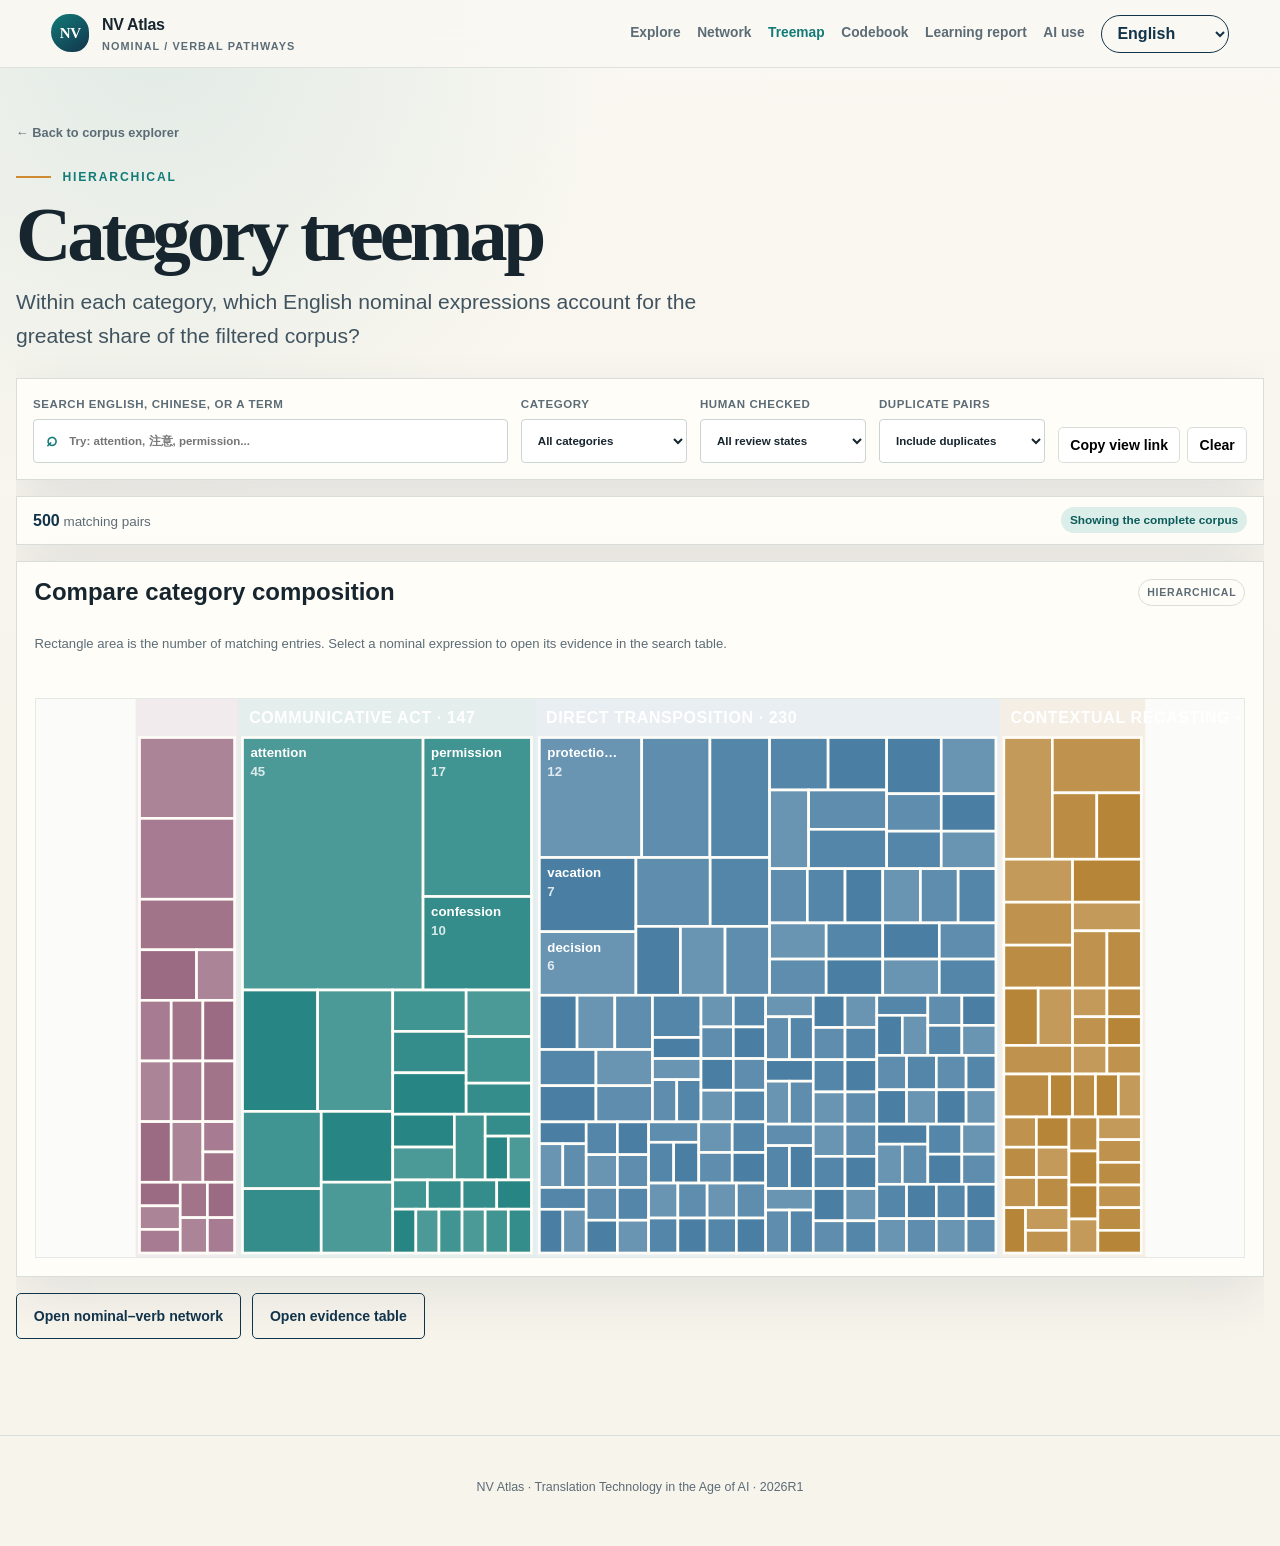
<file: treemap.html>
<!doctype html>
<html lang="en" data-lang="en">
<head>
  <meta charset="utf-8">
  <meta name="viewport" content="width=device-width, initial-scale=1">
  <meta name="description" content="Compare English nominal categories in the NV Atlas corpus with an interactive treemap.">
  <title>Category treemap | NV Atlas</title>
  <link rel="stylesheet" href="styles.css">
</head>
<body data-page="treemap">
  <a class="skip-link" href="#main">Skip to content</a>
  <header class="site-header">
    <a class="brand" href="index.html" aria-label="NV Atlas home">
      <span class="brand-mark">NV</span>
      <span>NV Atlas<small>Nominal / verbal pathways</small></span>
    </a>
    <nav aria-label="Primary navigation">
      <a href="index.html#explore" data-en="Explore" data-zh="探索">Explore</a>
      <a href="network.html" data-en="Network" data-zh="詞語網絡">Network</a>
      <a href="treemap.html" data-en="Treemap" data-zh="矩形圖">Treemap</a>
      <a href="index.html#codebook" data-en="Codebook" data-zh="分類準則">Codebook</a>
      <a href="index.html#report" data-en="Learning report" data-zh="學習報告">Learning report</a>
      <a href="index.html#ai-use" data-en="AI use" data-zh="AI 使用">AI use</a>
      <select class="lang-switch" id="langSwitch" aria-label="Interface language">
        <option value="en">English</option>
        <option value="zh">繁體中文</option>
      </select>
    </nav>
  </header>

  <main id="main" class="wrap visual-page">
    <section class="visual-intro">
      <a class="back-link" href="index.html#explore">← <span class="en">Back to corpus explorer</span><span class="zh">返回語料探索</span></a>
      <p class="eyebrow"><span class="tag">Hierarchical</span></p>
      <h1><span class="en">Category treemap</span><span class="zh">類別矩形圖</span></h1>
      <p class="lede"><span class="en">Within each category, which English nominal expressions account for the greatest share of the filtered corpus?</span><span class="zh">在每個類別內，哪些英文名詞佔據最多資料？</span></p>
    </section>

    <div class="filters panel" aria-label="Corpus filters">
      <label class="field">
        <span class="en">Search English, Chinese, or a term</span><span class="zh">搜尋英文、中文或詞語</span>
        <span class="search-box"><input id="search" type="search" autocomplete="off" aria-label="Search the corpus"></span>
      </label>
      <label class="field">
        <span class="en">Category</span><span class="zh">類別</span>
        <select id="categoryFilter" aria-label="Filter by category"><option value="">All categories</option></select>
      </label>
      <label class="field">
        <span class="en">Human checked</span><span class="zh">人工核對</span>
        <select id="checkedFilter" aria-label="Filter by human checked status"><option value="">All review states</option></select>
      </label>
      <label class="field">
        <span class="en">Duplicate pairs</span><span class="zh">重複句對</span>
        <select id="duplicateFilter" aria-label="Filter duplicate sentence pairs"><option value="">Include duplicates</option></select>
      </label>
      <div class="filter-actions">
        <button class="button quiet" id="shareView" type="button"><span class="en">Copy view link</span><span class="zh">複製檢視連結</span></button>
        <button class="button quiet" id="clearFilters" type="button"><span class="en">Clear</span><span class="zh">清除</span></button>
      </div>
    </div>

    <div class="result-bar panel" aria-live="polite">
      <div><strong id="resultCount">—</strong> <span class="en">matching pairs</span><span class="zh">筆符合資料</span></div>
      <div class="active-chips" id="activeChips"></div>
    </div>

    <article class="panel viz-card dedicated">
      <div class="viz-head">
        <h2><span class="en">Compare category composition</span><span class="zh">比較類別構成</span></h2>
        <span class="tag">Hierarchical</span>
      </div>
      <p class="caption"><span class="en">Rectangle area is the number of matching entries. Select a nominal expression to open its evidence in the search table.</span><span class="zh">矩形面積代表符合資料的筆數。點選英文名詞會在搜尋表開啟其證據。</span></p>
      <svg id="treemap" class="treemap-svg" role="img" aria-label="Treemap of categories and nominal expressions"></svg>
    </article>

    <div class="related-links">
      <a class="button secondary" href="network.html"><span class="en">Open nominal–verb network</span><span class="zh">開啟名詞—動詞網絡</span></a>
      <a class="button secondary" href="index.html#explore"><span class="en">Open evidence table</span><span class="zh">開啟證據表</span></a>
    </div>
  </main>

  <footer class="site-footer"><div>NV Atlas · Translation Technology in the Age of AI · 2026R1</div></footer>
  <script src="app.js"></script>
</body>
</html>
</file>
<file: styles.css>
:root {
      --ink: #17252f;
      --muted: #5c6c76;
      --paper: #f7f4ec;
      --surface: #fffdf8;
      --navy: #12344b;
      --teal: #137b78;
      --teal-soft: #dceeea;
      --gold: #d08a2f;
      --rose: #a54f5b;
      --line: #d9dedb;
      --shadow: 0 18px 50px rgba(21, 47, 62, .09);
      --serif: Georgia, "Times New Roman", "Songti TC", serif;
      --sans: "Avenir Next", Avenir, "Segoe UI", "PingFang TC", "Noto Sans TC", sans-serif;
      --mono: "SFMono-Regular", Consolas, monospace;
    }

    * { box-sizing: border-box; }
    html { scroll-behavior: smooth; }
    body {
      margin: 0;
      color: var(--ink);
      background:
        radial-gradient(circle at 12% 2%, rgba(19, 123, 120, .10), transparent 30rem),
        linear-gradient(180deg, #faf8f2 0, var(--paper) 46rem);
      font-family: var(--sans);
      line-height: 1.6;
    }
    button, input, select { font: inherit; }
    button { cursor: pointer; }
    a { color: inherit; }
    [data-lang="en"] .zh, [data-lang="zh"] .en { display: none !important; }
    .skip-link {
      position: fixed; top: -5rem; left: 1rem; z-index: 100;
      padding: .7rem 1rem; background: var(--navy); color: white;
    }
    .skip-link:focus { top: 1rem; }
    .site-header {
      position: sticky; top: 0; z-index: 50;
      display: flex; align-items: center; justify-content: space-between; gap: 1rem;
      min-height: 68px; padding: .7rem clamp(1rem, 4vw, 4rem);
      border-bottom: 1px solid rgba(217, 222, 219, .85);
      background: rgba(250, 248, 242, .92);
      backdrop-filter: blur(18px);
    }
    .brand {
      display: flex; align-items: center; gap: .8rem;
      text-decoration: none; font-weight: 800; letter-spacing: -.02em;
    }
    .brand-mark {
      display: grid; place-items: center; width: 38px; height: 38px;
      border-radius: 50% 50% 44% 56%;
      color: white; background: linear-gradient(145deg, var(--teal), var(--navy));
      font: 700 15px var(--serif);
    }
    .brand small { display: block; color: var(--muted); font-size: .68rem; font-weight: 600; letter-spacing: .1em; text-transform: uppercase; }
    nav { display: flex; align-items: center; gap: clamp(.4rem, 1.3vw, 1.2rem); flex-wrap: wrap; justify-content: flex-end; }
    nav a { padding: .35rem 0; color: var(--muted); font-size: .86rem; font-weight: 650; text-decoration: none; }
    nav a:hover, nav a:focus-visible, nav a.active { color: var(--teal); }
    .lang-switch {
      width: auto; min-width: 7.4rem; min-height: 38px; padding: .4rem 1.9rem .4rem .7rem;
      border: 1px solid var(--navy); border-radius: 999px;
      color: var(--navy); background: transparent; font-weight: 750;
    }
    .lang-switch:hover { color: white; background: var(--navy); }
    main { overflow: hidden; }
    .wrap { width: min(1280px, calc(100% - 2rem)); margin-inline: auto; }
    .hero { position: relative; padding: clamp(4rem, 9vw, 7.5rem) 0 3.2rem; }
    .hero::after {
      content: ""; position: absolute; right: -7rem; top: 2.5rem;
      width: min(44vw, 690px); aspect-ratio: 1.1;
      border: 1px solid rgba(19, 123, 120, .18); border-radius: 46% 54% 62% 38%;
      transform: rotate(-9deg); z-index: -1;
    }
    .eyebrow {
      display: flex; align-items: center; gap: .7rem; margin: 0 0 1.1rem;
      color: var(--teal); font-size: .76rem; font-weight: 800; letter-spacing: .15em; text-transform: uppercase;
    }
    .eyebrow::before { content: ""; width: 2.2rem; height: 2px; background: var(--gold); }
    h1, h2, h3 { margin-top: 0; line-height: 1.12; }
    h1 {
      max-width: 970px; margin-bottom: 1.3rem;
      font: 700 clamp(2.9rem, 7.2vw, 6.7rem) / .96 var(--serif);
      letter-spacing: -.055em;
    }
    h1 .accent { color: var(--teal); font-style: italic; }
    .lede { max-width: 760px; margin: 0; color: #40535f; font-size: clamp(1.05rem, 1.8vw, 1.32rem); }
    .hero-actions { display: flex; align-items: center; gap: .8rem; flex-wrap: wrap; margin-top: 1.8rem; }
    .button {
      display: inline-flex; align-items: center; justify-content: center; gap: .5rem;
      min-height: 44px; padding: .68rem 1.05rem; border: 1px solid var(--navy);
      border-radius: 5px; text-decoration: none; font-size: .88rem; font-weight: 750;
      transition: transform .18s ease, box-shadow .18s ease, background .18s ease;
    }
    .button:hover { transform: translateY(-1px); box-shadow: 0 6px 16px rgba(18, 52, 75, .14); }
    .button.primary { color: white; background: var(--navy); }
    .button.secondary { color: var(--navy); background: transparent; }
    .button.quiet { min-height: 36px; padding: .35rem .7rem; border-color: var(--line); background: white; }
    .button:focus-visible, input:focus-visible, select:focus-visible, [tabindex="0"]:focus-visible {
      outline: 3px solid rgba(208, 138, 47, .45); outline-offset: 2px;
    }
    .hero-metrics {
      display: grid; grid-template-columns: repeat(4, minmax(0, 1fr));
      gap: 1px; max-width: 880px; margin-top: 3rem;
      border: 1px solid var(--line); background: var(--line); box-shadow: var(--shadow);
    }
    .metric { padding: 1rem 1.15rem; background: rgba(255, 253, 248, .94); }
    .metric strong { display: block; font: 700 clamp(1.55rem, 3vw, 2.25rem) var(--serif); color: var(--navy); }
    .metric span { color: var(--muted); font-size: .78rem; }
    .alert {
      margin: 1.2rem 0 0; padding: .85rem 1rem; border-left: 4px solid var(--gold);
      background: #fff8e9; color: #635332; font-size: .85rem;
    }
    .page-section { padding: 4.5rem 0; border-top: 1px solid var(--line); scroll-margin-top: 5rem; }
    .section-heading {
      display: grid; grid-template-columns: minmax(0, 1fr) minmax(240px, 430px);
      gap: 2rem; align-items: end; margin-bottom: 1.8rem;
    }
    .section-heading h2 { margin-bottom: 0; font: 700 clamp(2rem, 4vw, 3.4rem) / 1.05 var(--serif); letter-spacing: -.04em; }
    .section-heading p { margin: 0; color: var(--muted); }
    .section-number { color: var(--gold); font: 700 .76rem var(--sans); letter-spacing: .15em; text-transform: uppercase; }
    .panel { background: var(--surface); border: 1px solid var(--line); box-shadow: var(--shadow); }
    .filters {
      display: grid; grid-template-columns: minmax(230px, 2fr) repeat(3, minmax(140px, .7fr)) auto;
      gap: .8rem; align-items: end; padding: 1rem; margin-bottom: 1rem;
    }
    label.field { display: grid; gap: .35rem; color: var(--muted); font-size: .72rem; font-weight: 750; letter-spacing: .05em; text-transform: uppercase; }
    .search-box { position: relative; }
    .search-box::before { content: "⌕"; position: absolute; left: .8rem; top: 50%; transform: translateY(-52%); color: var(--teal); font-size: 1.2rem; }
    input[type="search"], select {
      width: 100%; min-height: 44px; padding: .62rem .75rem;
      border: 1px solid #cbd4d2; border-radius: 4px; color: var(--ink); background: white;
    }
    .search-box input { padding-left: 2.2rem; }
    .filter-actions { display: flex; gap: .45rem; align-items: center; }
    .result-bar {
      display: flex; align-items: center; justify-content: space-between; gap: 1rem;
      padding: .65rem 1rem; margin-bottom: 1rem; color: var(--muted); font-size: .84rem;
    }
    .result-bar strong { color: var(--navy); font-size: 1rem; }
    .active-chips { display: flex; gap: .4rem; flex-wrap: wrap; }
    .chip { padding: .22rem .55rem; border-radius: 999px; background: var(--teal-soft); color: #0b5c5a; font-size: .74rem; font-weight: 700; }
    .viz-grid { display: grid; grid-template-columns: repeat(2, minmax(0, 1fr)); gap: 1rem; }
    .viz-page-links { display: grid; grid-template-columns: repeat(2, minmax(0, 1fr)); gap: 1rem; margin-bottom: 1rem; }
    .viz-page-card {
      display: grid; gap: .45rem; padding: 1.2rem; border: 1px solid var(--line);
      color: var(--ink); background: linear-gradient(135deg, #fffdf8, #f1f7f4);
      text-decoration: none; box-shadow: var(--shadow); transition: transform .18s ease, border-color .18s ease;
    }
    .viz-page-card:hover { transform: translateY(-2px); border-color: var(--teal); }
    .viz-page-card strong { font: 700 1.3rem var(--serif); }
    .viz-page-card > span:last-child { color: var(--muted); font-size: .82rem; }
    .viz-card.dedicated { min-height: 590px; }
    .viz-card.dedicated #networkSvg { height: 560px; }
    .viz-card.dedicated .treemap-svg { height: 560px; }
    .visual-page { padding-top: clamp(2rem, 4vw, 3.5rem); padding-bottom: 4rem; }
    .visual-intro { max-width: 900px; margin-bottom: 1.6rem; }
    .visual-intro h1 { margin: .7rem 0 .8rem; font-size: clamp(2.6rem, 6vw, 5rem); }
    .visual-intro .eyebrow { margin-bottom: 0; }
    .back-link {
      display: inline-block; margin-bottom: 1.5rem; color: var(--muted);
      font-size: .8rem; font-weight: 700; text-decoration: none;
    }
    .back-link:hover { color: var(--teal); }
    .related-links { display: flex; gap: .7rem; flex-wrap: wrap; margin-top: 1rem; }
    .viz-card { min-width: 0; padding: 1.1rem; }
    .viz-card.wide { grid-column: 1 / -1; }
    .viz-head { display: flex; justify-content: space-between; align-items: start; gap: 1rem; margin-bottom: .2rem; }
    .viz-head h3 { margin: 0; font: 700 1.38rem var(--serif); }
    .viz-head .tag { flex: 0 0 auto; padding: .24rem .5rem; border: 1px solid var(--line); border-radius: 999px; color: var(--muted); font-size: .66rem; font-weight: 750; text-transform: uppercase; letter-spacing: .07em; }
    .caption { min-height: 3.1rem; margin: .4rem 0 1rem; color: var(--muted); font-size: .82rem; }
    .viz-controls {
      display: flex; align-items: center; gap: .8rem; flex-wrap: wrap;
      padding: .72rem; margin-bottom: .75rem; border: 1px solid #e4e7e4; background: #fafbf9;
    }
    .range-control { display: flex; align-items: center; gap: .5rem; color: var(--muted); font-size: .76rem; font-weight: 700; }
    .range-control input { width: 105px; accent-color: var(--teal); }
    .range-control output { min-width: 1.5rem; color: var(--navy); font-weight: 800; text-align: right; }
    .graph-shell { position: relative; min-height: 400px; overflow: hidden; background: #fbfcfa; border: 1px solid #e5e9e6; }
    #networkSvg { display: block; width: 100%; height: 520px; touch-action: none; cursor: grab; }
    #networkSvg:active { cursor: grabbing; }
    .graph-node { cursor: pointer; pointer-events: bounding-box; }
    .graph-node circle { stroke: white; stroke-width: 2; transition: filter .15s ease; }
    .graph-node:hover circle, .graph-node:focus circle { filter: drop-shadow(0 0 6px rgba(18, 52, 75, .45)); }
    .graph-node text { pointer-events: none; font-family: var(--sans); font-size: 11px; font-weight: 700; fill: var(--ink); }
    .graph-help { position: absolute; left: .65rem; bottom: .55rem; padding: .25rem .5rem; background: rgba(255, 255, 255, .9); color: var(--muted); font-size: .66rem; pointer-events: none; }
    .treemap-svg { display: block; width: 100%; height: 420px; border: 1px solid #e5e9e6; background: #fbfcfa; }
    .tree-group { cursor: default; }
    .tree-cell { cursor: pointer; stroke: var(--surface); stroke-width: 2; transition: filter .15s ease, opacity .15s ease; }
    .tree-cell:hover, .tree-cell:focus { filter: brightness(1.08); opacity: .92; }
    .tree-label { pointer-events: none; font: 700 10px var(--sans); fill: white; }
    .tree-category { pointer-events: none; font: 800 12px var(--sans); fill: white; text-transform: uppercase; letter-spacing: .04em; }
    .kwic { display: grid; gap: .65rem; max-height: 420px; overflow: auto; padding-right: .2rem; }
    .kwic-item { display: grid; grid-template-columns: minmax(0, 1fr) auto; gap: .35rem 1rem; padding: .85rem; border: 1px solid #e1e6e3; background: #fcfdfb; }
    .kwic-text { margin: 0; font-size: .9rem; }
    .kwic-text + .kwic-text { margin-top: .4rem; color: #334d5b; }
    .keyword-button {
      align-self: start; padding: .15rem .42rem; border: 0; border-radius: 3px;
      color: #0f6663; background: var(--teal-soft); font-size: .72rem; font-weight: 750;
    }
    .keyword-button:hover { background: #c9e5df; }
    mark { padding: 0 .12em; color: #5f3800; background: #ffe3a3; border-radius: 2px; }
    .empty-state { display: grid; place-items: center; min-height: 180px; color: var(--muted); text-align: center; }
    .table-wrap { overflow: auto; border: 1px solid var(--line); background: white; }
    table { width: 100%; border-collapse: collapse; min-width: 920px; }
    th, td { padding: .72rem .75rem; border-bottom: 1px solid #e6e9e7; text-align: left; vertical-align: top; font-size: .82rem; }
    th { position: sticky; top: 0; z-index: 2; color: var(--muted); background: #f4f6f3; font-size: .69rem; text-transform: uppercase; letter-spacing: .06em; }
    th button { padding: 0; border: 0; color: inherit; background: none; font: inherit; text-transform: inherit; letter-spacing: inherit; }
    tbody tr:hover { background: #fbfcf9; }
    td.id-cell { color: var(--muted); font-family: var(--mono); font-size: .72rem; white-space: nowrap; }
    .badge { display: inline-block; padding: .2rem .45rem; border-radius: 999px; font-size: .67rem; font-weight: 800; white-space: nowrap; }
    .badge.state { color: #70465f; background: #f2e2eb; }
    .badge.communicative { color: #0c5f64; background: #dcefee; }
    .badge.direct { color: #315874; background: #e1ecf4; }
    .badge.recast { color: #795913; background: #f5eac8; }
    .badge.yes { color: #21683d; background: #dff0e4; }
    .badge.no { color: #795b23; background: #f4ead6; }
    .term-link { padding: 0; border: 0; color: var(--teal); background: none; font-weight: 750; text-align: left; }
    .term-link:hover { text-decoration: underline; }
    .table-foot { display: flex; align-items: center; justify-content: space-between; gap: 1rem; padding: .75rem 1rem; color: var(--muted); font-size: .8rem; }
    .pager { display: flex; align-items: center; gap: .4rem; }
    .pager button { min-width: 34px; min-height: 34px; border: 1px solid var(--line); background: white; color: var(--navy); }
    .pager button:disabled { cursor: not-allowed; opacity: .4; }
    .category-overview { display: grid; grid-template-columns: repeat(4, minmax(0, 1fr)); gap: .75rem; margin-top: 1rem; }
    .category-card {
      position: relative; padding: 1.1rem; border: 1px solid var(--line); background: var(--surface);
    }
    .category-card h3 { margin-bottom: .45rem; font: 700 1.2rem var(--serif); }
    .category-card p { margin: 0; color: var(--muted); font-size: .82rem; }
    .category-card .count { margin-top: .75rem; color: var(--teal); font-weight: 800; }
    .category-card::before { content: ""; position: absolute; left: 0; top: 0; bottom: 0; width: 4px; background: var(--category-color, var(--teal)); }
    .report-layout { display: grid; grid-template-columns: 240px minmax(0, 1fr); gap: 3rem; align-items: start; }
    .report-nav { position: sticky; top: 6rem; display: grid; gap: .25rem; padding-left: 1rem; border-left: 1px solid var(--line); }
    .report-nav a { padding: .36rem 0; color: var(--muted); font-size: .82rem; text-decoration: none; }
    .report-nav a:hover { color: var(--teal); }
    .report-body { max-width: 820px; }
    .report-body section { margin-bottom: 3.1rem; scroll-margin-top: 6rem; }
    .report-body h3 { font: 700 1.8rem var(--serif); }
    .report-body p, .report-body li { color: #304550; }
    .report-body li { margin-bottom: .55rem; }
    .callout { padding: 1rem 1.1rem; border: 1px solid #d5e4df; background: #eef7f3; color: #244d45; }
    .report-chart { display: grid; gap: .55rem; margin: 1.2rem 0; padding: 1rem; border: 1px solid var(--line); background: white; }
    .report-bar { display: grid; grid-template-columns: minmax(130px, 1.2fr) minmax(140px, 3fr) 2.3rem; gap: .65rem; align-items: center; width: 100%; padding: .3rem 0; border: 0; color: var(--ink); background: none; text-align: left; font-size: .8rem; }
    .report-bar-track { height: 12px; border-radius: 999px; background: #edf0ed; overflow: hidden; }
    .report-bar-fill { height: 100%; border-radius: inherit; background: var(--teal); }
    .report-bar:hover .report-bar-track { background: #e2e8e4; }
    .metric-table { width: 100%; min-width: 0; border: 1px solid var(--line); }
    .metric-table th, .metric-table td { font-size: .8rem; }
    .codebook-grid { display: grid; gap: 1rem; }
    .codebook-card { padding: 1.35rem; }
    .codebook-card h3 { margin-bottom: .75rem; font: 700 1.55rem var(--serif); }
    .codebook-card dl { display: grid; grid-template-columns: 150px minmax(0, 1fr); gap: .55rem 1rem; margin: 0; }
    .codebook-card dt { color: var(--muted); font-size: .72rem; font-weight: 800; text-transform: uppercase; letter-spacing: .05em; }
    .codebook-card dd { margin: 0; color: #334b57; font-size: .88rem; }
    .example-pair { display: grid; gap: .25rem; padding: .7rem .8rem; border-left: 3px solid var(--teal); background: #f3f7f4; }
    .example-pair strong { color: var(--navy); }
    .ai-card { display: grid; grid-template-columns: 1fr 1fr; gap: 1rem; }
    .ai-card article { padding: 1.3rem; }
    .ai-card h3 { font: 700 1.3rem var(--serif); }
    .ai-card ul { margin: 0; padding-left: 1.1rem; }
    .ai-card li { margin-bottom: .55rem; color: #334b57; font-size: .88rem; }
    .prompt { margin-top: .75rem; padding: .8rem; border: 1px solid var(--line); color: var(--muted); background: white; font-size: .8rem; }
    footer.site-footer {
      margin-top: 2rem; padding: 2.6rem 1rem 3rem; border-top: 1px solid var(--line);
      color: var(--muted); text-align: center; font-size: .78rem;
    }
    .error { padding: 1rem; color: #7a2634; background: #fff0f1; border: 1px solid #e5bbc0; }
    @media (max-width: 980px) {
      .filters { grid-template-columns: 1fr 1fr; }
      .filter-actions { grid-column: 1 / -1; }
      .viz-grid { grid-template-columns: 1fr; }
      .viz-page-links { grid-template-columns: 1fr; }
      .viz-card.wide { grid-column: auto; }
      .category-overview { grid-template-columns: repeat(2, minmax(0, 1fr)); }
      .report-layout { grid-template-columns: 1fr; }
      .report-nav { position: static; grid-template-columns: repeat(4, auto); justify-content: start; border-left: 0; padding-left: 0; }
      .section-heading { grid-template-columns: 1fr; gap: .7rem; }
    }
    @media (max-width: 680px) {
      .site-header { align-items: flex-start; }
      .site-header { flex-wrap: wrap; }
      nav { width: 100%; justify-content: flex-start; }
      nav a { font-size: .76rem; }
      .hero { padding-top: 3.5rem; }
      h1 { font-size: clamp(2.65rem, 15vw, 4.5rem); }
      .hero-metrics { grid-template-columns: repeat(2, minmax(0, 1fr)); }
      .filters { grid-template-columns: 1fr; }
      .filter-actions { grid-column: auto; }
      .result-bar { align-items: flex-start; flex-direction: column; }
      .category-overview, .ai-card { grid-template-columns: 1fr; }
      .report-nav { grid-template-columns: repeat(2, auto); }
      .codebook-card dl { grid-template-columns: 1fr; }
      .table-foot { align-items: flex-start; flex-direction: column; }
      .kwic-item { grid-template-columns: 1fr; }
    }
    @media (prefers-reduced-motion: reduce) {
      html { scroll-behavior: auto; }
      *, *::before, *::after { transition: none !important; }
    }
</file>
